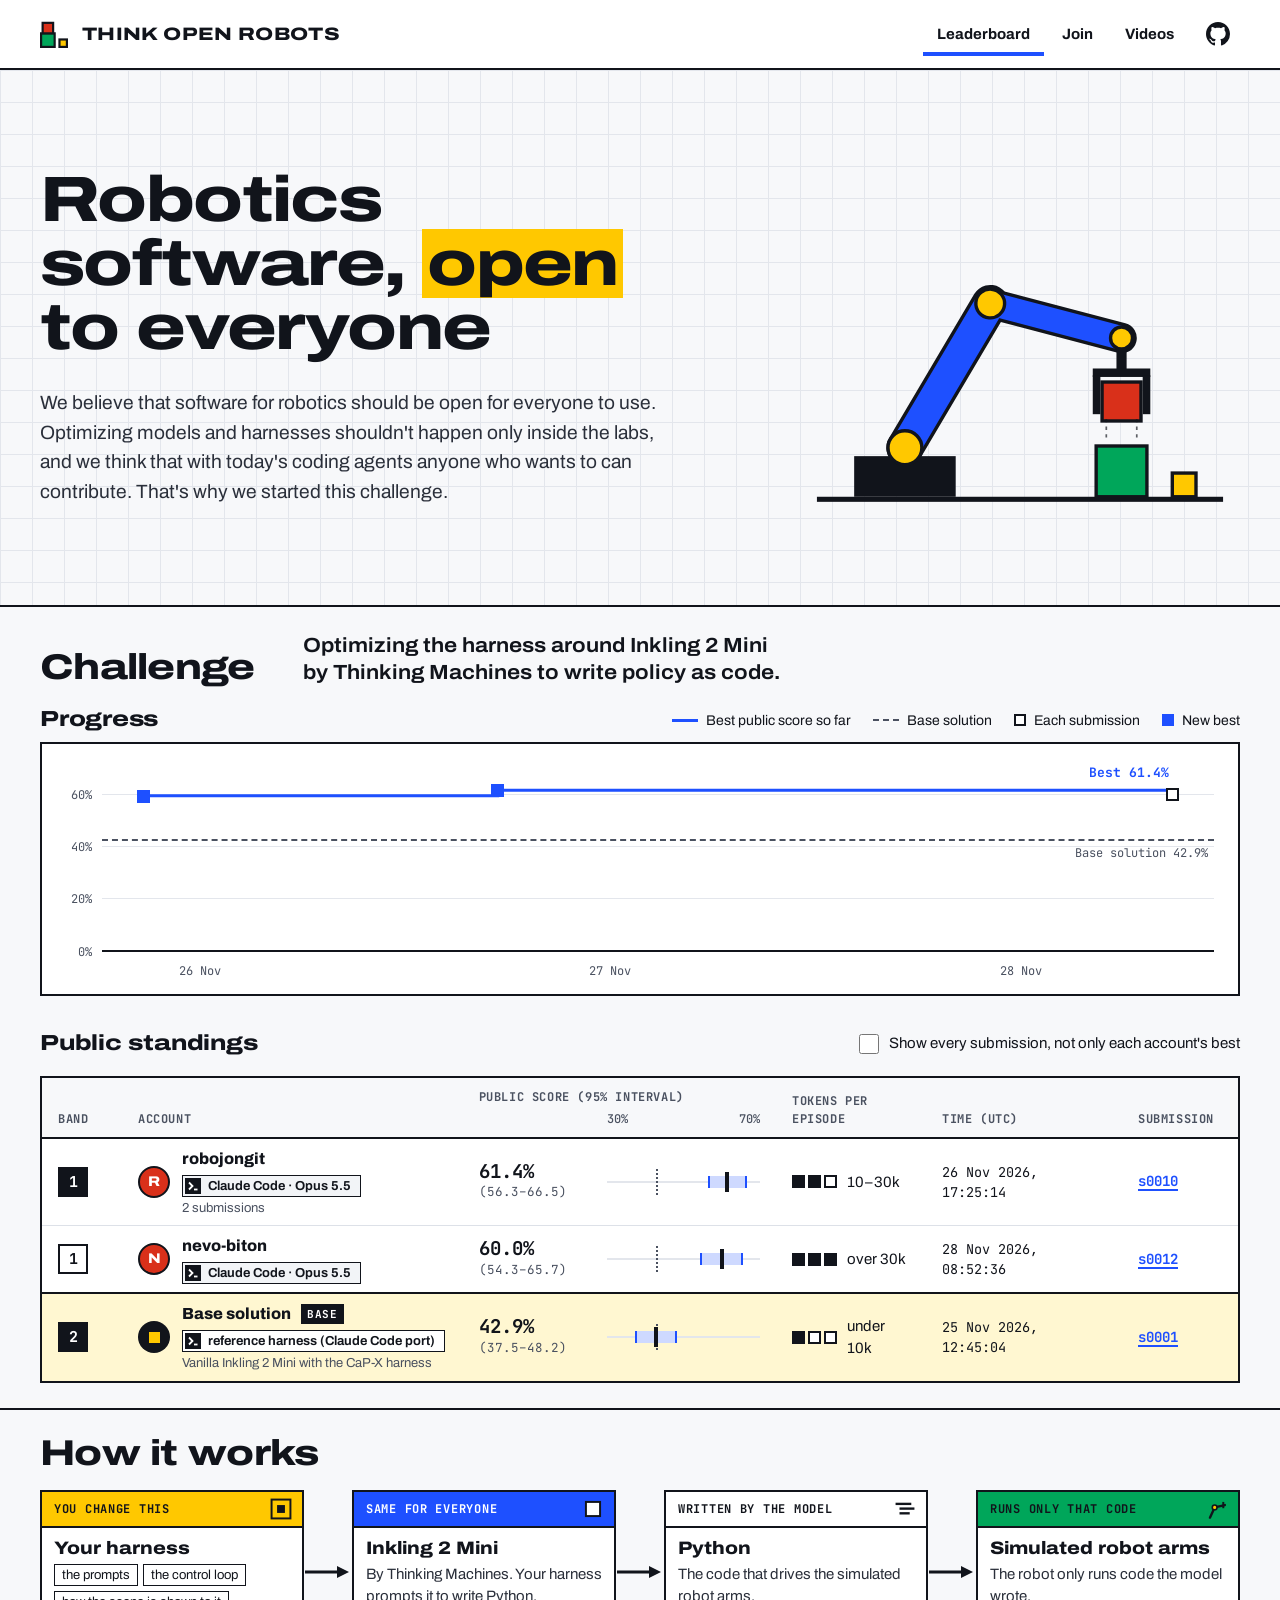
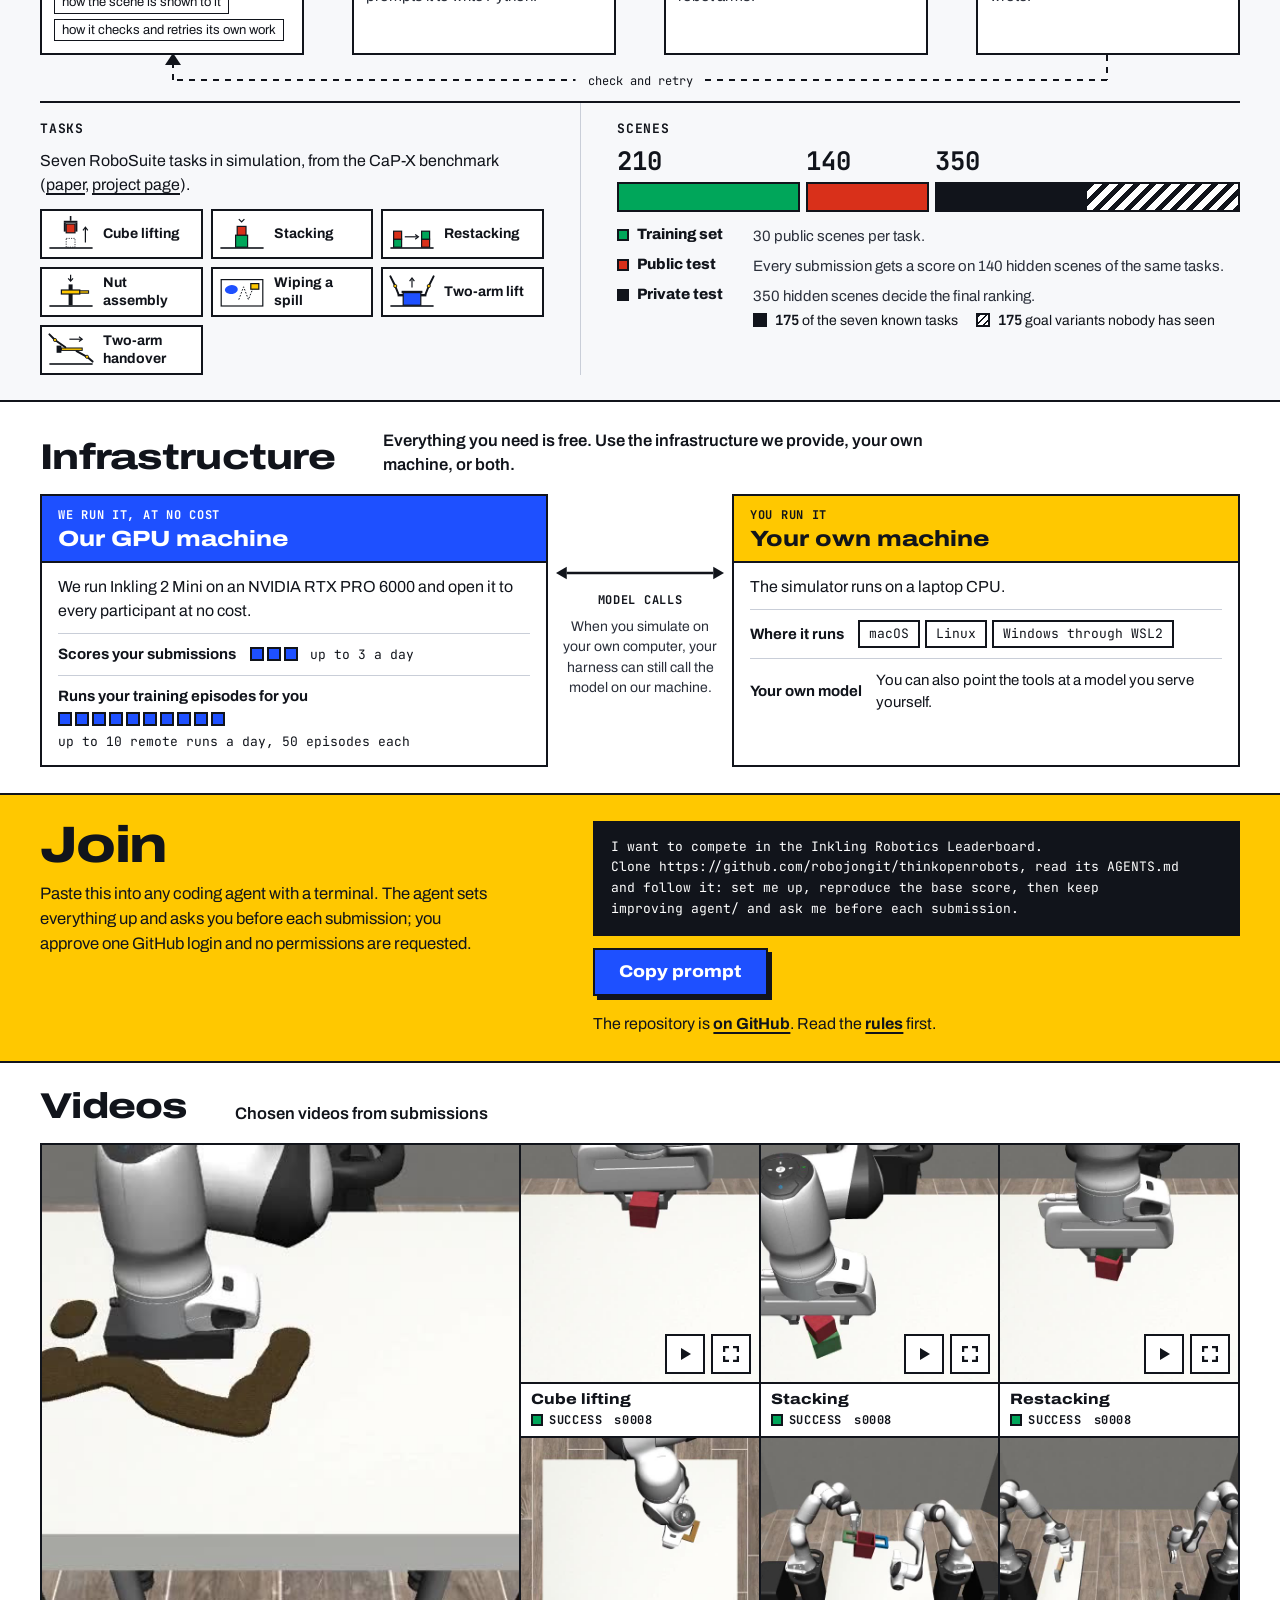
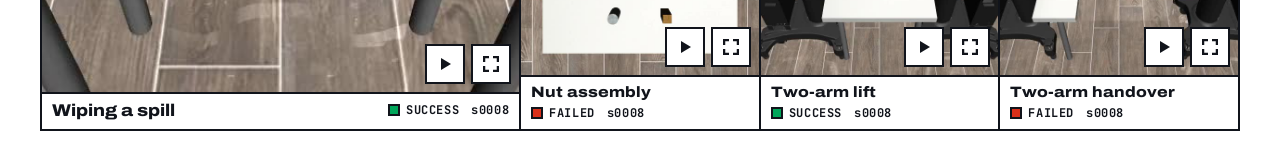
<file: index.html>
<!doctype html>
<html lang="en">
<head>
  <meta charset="utf-8">
  <meta name="viewport" content="width=device-width, initial-scale=1">
  <meta name="color-scheme" content="light">
  <title>Think Open Robots</title>
  <meta name="description" content="An open challenge for robotics software. The challenge: optimizing the harness around Inkling 2 Mini to write policy as code.">
  <meta property="og:type" content="website">
  <meta property="og:site_name" content="Think Open Robots">
  <meta property="og:title" content="Think Open Robots">
  <meta property="og:description" content="An open challenge for robotics software. The challenge: optimizing the harness around Inkling 2 Mini to write policy as code.">
  <meta property="og:url" content="https://thinkopenrobots.com/">
  <meta property="og:image" content="https://thinkopenrobots.com/og.png">
  <meta property="og:image:type" content="image/png">
  <meta property="og:image:width" content="1200">
  <meta property="og:image:height" content="630">
  <meta property="og:image:alt" content="Think Open Robots logo: a red cube stacked on a green cube, with a small yellow cube beside them">
  <meta name="twitter:card" content="summary_large_image">
  <link rel="icon" href="favicon.svg?v=20261125c2" type="image/svg+xml">
  <link rel="preload" href="fonts/archivo-latin.woff2" as="font" type="font/woff2" crossorigin>
  <link rel="stylesheet" href="style.css?v=20261126v">
  <script src="config.js?v=20261125c1"></script>
  <script src="motion.js?v=20261125c1" defer></script>
  <script src="app.js?v=20261126v" defer></script>
</head>
<body>
<a class="skip" href="#leaderboard">Skip to the leaderboard</a>
<header class="site">
  <div class="wrap bar">
    <a class="brand" href="#top">
      <svg class="logo" aria-hidden="true" width="28" height="28" viewBox="0 0 32 32"><rect x="1.25" y="15.25" width="15.5" height="15.5" fill="#00A65A" stroke="#11141B" stroke-width="2.5"/><rect x="3" y="3.25" width="12" height="12" fill="#D9301A" stroke="#11141B" stroke-width="2.5"/><rect x="22.25" y="22.25" width="8.5" height="8.5" fill="#FFC800" stroke="#11141B" stroke-width="2.5"/></svg>
      <span class="brand-name">Think Open Robots</span>
    </a>
    <nav aria-label="Main">
      <ul>
        <li><a href="#leaderboard" aria-current="page">Leaderboard</a></li>
        <li><a href="#join">Join</a></li>
        <li><a href="#videos">Videos</a></li>
      </ul>
    </nav>
    <a class="gh" data-repo="" href="https://github.com/robojongit/thinkopenrobots" rel="noopener noreferrer" aria-label="GitHub repository"><svg aria-hidden="true" width="24" height="24" viewBox="0 0 16 16"><path fill="currentColor" d="M8 0C3.58 0 0 3.58 0 8c0 3.54 2.29 6.53 5.47 7.59.4.07.55-.17.55-.38 0-.19-.01-.82-.01-1.49-2.01.37-2.53-.49-2.69-.94-.09-.23-.48-.94-.82-1.13-.28-.15-.68-.52-.01-.53.63-.01 1.08.58 1.23.82.72 1.21 1.87.87 2.33.66.07-.52.28-.87.51-1.07-1.78-.2-3.64-.89-3.64-3.95 0-.87.31-1.59.82-2.15-.08-.2-.36-1.02.08-2.12 0 0 .67-.21 2.2.82.64-.18 1.32-.27 2-.27.68 0 1.36.09 2 .27 1.53-1.04 2.2-.82 2.2-.82.44 1.1.16 1.92.08 2.12.51.56.82 1.27.82 2.15 0 3.07-1.87 3.75-3.65 3.95.29.25.54.73.54 1.48 0 1.07-.01 1.93-.01 2.2 0 .21.15.46.55.38A8.013 8.013 0 0 0 16 8c0-4.42-3.58-8-8-8z"/></svg></a>
  </div>
</header>

<main id="main">
  <section id="top" class="hero grid-ground">
    <div class="wrap hero-in">
      <div class="hero-text">
        <h1 class="display">Robotics software, <span class="hl">open</span> to everyone</h1>
        <p class="lead">We believe that software for robotics should be open for everyone to use. Optimizing models and harnesses shouldn't happen only inside the labs, and we think that with today's coding agents anyone who wants to can contribute. That's why we started this challenge.</p>
      </div>
      <div class="hero-art">
        <svg id="arm" aria-hidden="true" viewBox="0 0 520 420">
          <rect x="20" y="398" width="480" height="6" fill="#11141B"/>
          <rect x="64" y="350" width="120" height="48" fill="#11141B"/>
          <line class="arm-up" x1="124" y1="340" x2="222" y2="168" stroke="#11141B" stroke-width="44" stroke-linecap="round"/>
          <line class="arm-fore" x1="222" y1="168" x2="380" y2="196" stroke="#11141B" stroke-width="36" stroke-linecap="round"/>
          <line class="arm-up" x1="124" y1="340" x2="222" y2="168" stroke="#1E50FF" stroke-width="36" stroke-linecap="round"/>
          <line class="arm-fore" x1="222" y1="168" x2="380" y2="196" stroke="#1E50FF" stroke-width="28" stroke-linecap="round"/>
          <circle cx="124" cy="340" r="20" fill="#FFC800" stroke="#11141B" stroke-width="4"/>
          <circle class="arm-fore" cx="222" cy="168" r="17" fill="#FFC800" stroke="#11141B" stroke-width="4"/>
          <g class="arm-hand">
            <circle cx="380" cy="196" r="13" fill="#FFC800" stroke="#11141B" stroke-width="4"/>
            <rect x="374" y="208" width="12" height="26" fill="#11141B"/>
            <rect x="346" y="232" width="68" height="10" fill="#11141B"/>
            <rect class="arm-finger-l" x="346" y="240" width="9" height="46" fill="#11141B"/>
            <rect class="arm-finger-r" x="405" y="240" width="9" height="46" fill="#11141B"/>
          </g>
          <rect class="arm-cube" x="357" y="248" width="46" height="46" fill="#D9301A" stroke="#11141B" stroke-width="4"/>
          <g class="arm-guides">
            <line x1="362" y1="306" x2="362" y2="330" stroke="#11141B" stroke-width="2" stroke-dasharray="4 5"/>
            <line x1="398" y1="306" x2="398" y2="330" stroke="#11141B" stroke-width="2" stroke-dasharray="4 5"/>
          </g>
          <rect x="350" y="338" width="60" height="60" fill="#00A65A" stroke="#11141B" stroke-width="4"/>
          <rect x="440" y="370" width="28" height="28" fill="#FFC800" stroke="#11141B" stroke-width="4"/>
        </svg>
      </div>
    </div>
  </section>

  <section id="challenge" class="band-rule" aria-labelledby="challenge-h">
    <div class="wrap pad-section">
      <div class="head-row">
        <h2 id="challenge-h" class="title">Challenge</h2>
        <p class="kicker">Optimizing the harness around Inkling 2 Mini by Thinking Machines to write policy as code.</p>
      </div>

      <div id="leaderboard" class="board-block">
        <section id="progress" aria-labelledby="progress-h" hidden>
          <div class="sub-head">
            <h3 id="progress-h" class="subtitle">Progress</h3>
            <span class="sample-tag" data-sample-tag hidden><span class="hatch-sq" aria-hidden="true"></span>Sample data, not real results</span>
            <ul class="legend" aria-hidden="true">
              <li><span class="lg-best"></span>Best public score so far</li>
              <li><span class="lg-base"></span>Base solution</li>
              <li><span class="lg-pt"></span>Each submission</li>
              <li><span class="lg-rec"></span>New best</li>
            </ul>
          </div>
          <figure class="chart">
            <div id="chart-host" class="chart-box"></div>
          </figure>
        </section>

        <section id="final" aria-labelledby="final-h" hidden>
          <div class="sub-head">
            <h3 id="final-h" class="subtitle">Final results</h3>
            <span class="sample-tag" data-sample-tag hidden><span class="hatch-sq" aria-hidden="true"></span>Sample data, not real results</span>
          </div>
          <p class="sec-meta"><span id="final-meta"></span>Ranking uses the private test only. Entries in the same band are statistically tied.</p>
          <div id="final-table" class="board-host"></div>
        </section>

        <section id="standings" aria-labelledby="standings-h">
          <div class="sub-head">
            <h3 id="standings-h" class="subtitle">Public standings</h3>
            <span class="sample-tag" data-sample-tag hidden><span class="hatch-sq" aria-hidden="true"></span>Sample data, not real results</span>
            <div id="standings-controls" class="controls" hidden>
              <label for="show-all"><input type="checkbox" id="show-all"> Show every submission, not only each account's best</label>
            </div>
          </div>
          <div id="status" class="notice" role="status" aria-live="polite">Loading leaderboard&hellip;</div>
          <noscript><p class="notice">This page needs JavaScript to show the leaderboard.</p></noscript>
          <div id="standings-body" hidden>
            <div id="standings-table" class="board-host"></div>
          </div>
        </section>
      </div>
    </div>
  </section>

  <section id="how" class="band-rule" aria-labelledby="how-h">
    <div class="wrap pad-section">
      <h2 id="how-h" class="title">How it works</h2>

      <div class="scroll-frame">
        <div class="scroller" data-scroll-label="How it works diagram">
          <div class="pipe-wrap" data-loop>
            <div class="pipe">
              <div class="card">
                <div class="card-head bg-yellow">
                  <span class="eyebrow">You change this</span>
                  <svg aria-hidden="true" width="28" height="28" viewBox="0 0 28 28"><rect x="2" y="2" width="24" height="24" fill="none" stroke="#11141B" stroke-width="2.5"/><rect x="9" y="9" width="10" height="10" fill="#11141B"/></svg>
                </div>
                <div class="card-body">
                  <h3>Your harness</h3>
                  <ul class="chips">
                    <li>the prompts</li>
                    <li>the control loop</li>
                    <li>how the scene is shown to it</li>
                    <li>how it checks and retries its own work</li>
                  </ul>
                </div>
                <svg class="arrow-h" aria-hidden="true" width="44" height="16" viewBox="0 0 44 16"><path d="M0 8 H34" stroke="#11141B" stroke-width="3" fill="none"/><path d="M32 2 L44 8 L32 14 Z" fill="#11141B"/><rect class="token" x="-4" y="3" width="10" height="10"/></svg>
              </div>

              <div class="card">
                <div class="card-head bg-blue">
                  <span class="eyebrow">Same for everyone</span>
                  <svg aria-hidden="true" width="28" height="28" viewBox="0 0 28 28"><rect x="5" y="5" width="18" height="18" fill="#FFFFFF" stroke="#11141B" stroke-width="2.5"/></svg>
                </div>
                <div class="card-body">
                  <h3>Inkling 2 Mini</h3>
                  <p>By Thinking Machines. Your harness prompts it to write Python.</p>
                </div>
                <svg class="arrow-h" aria-hidden="true" width="44" height="16" viewBox="0 0 44 16"><path d="M0 8 H34" stroke="#11141B" stroke-width="3" fill="none"/><path d="M32 2 L44 8 L32 14 Z" fill="#11141B"/><rect class="token" x="-4" y="3" width="10" height="10"/></svg>
              </div>

              <div class="card">
                <div class="card-head">
                  <span class="eyebrow">Written by the model</span>
                  <svg aria-hidden="true" width="28" height="28" viewBox="0 0 28 28"><rect x="2" y="6" width="20" height="3" fill="#11141B"/><rect x="7" y="12" width="19" height="3" fill="#11141B"/><rect x="7" y="18" width="13" height="3" fill="#11141B"/></svg>
                </div>
                <div class="card-body">
                  <h3>Python</h3>
                  <p>The code that drives the simulated robot arms.</p>
                </div>
                <svg class="arrow-h" aria-hidden="true" width="44" height="16" viewBox="0 0 44 16"><path d="M0 8 H34" stroke="#11141B" stroke-width="3" fill="none"/><path d="M32 2 L44 8 L32 14 Z" fill="#11141B"/><rect class="token" x="-4" y="3" width="10" height="10"/></svg>
              </div>

              <div class="card">
                <div class="card-head bg-green">
                  <span class="eyebrow">Runs only that code</span>
                  <svg aria-hidden="true" width="28" height="28" viewBox="0 0 28 28"><path d="M5 25 L11 12 L24 9" fill="none" stroke="#11141B" stroke-width="3" stroke-linecap="round" stroke-linejoin="round"/><circle cx="11" cy="12" r="3" fill="#FFC800" stroke="#11141B" stroke-width="2"/><path d="M22 5 V13" stroke="#11141B" stroke-width="2.5"/></svg>
                </div>
                <div class="card-body">
                  <h3>Simulated robot arms</h3>
                  <p>The robot only runs code the model wrote.</p>
                </div>
              </div>
            </div>

            <div class="loop">
              <svg class="loop-lines" aria-hidden="true"><line x1="100%" y1="0" x2="100%" y2="100%"/><line x1="100%" y1="100%" x2="0" y2="100%"/><line x1="0" y1="100%" x2="0" y2="0"/></svg>
              <svg class="loop-head" aria-hidden="true" width="16" height="12" viewBox="0 0 16 12"><path d="M0 12 L8 0 L16 12 Z" fill="#11141B"/></svg>
              <span class="loop-label">check and retry</span>
            </div>
          </div>
        </div>
      </div>

      <div class="scroll-frame">
        <div class="scroller" data-scroll-label="Tasks and scenes">
          <div class="facts">
            <div class="fact fact-tasks">
              <h3 class="fact-h">Tasks</h3>
              <div class="fact-body">
                <p class="fact-lead">Seven RoboSuite tasks in simulation, from the CaP-X benchmark (<a href="https://arxiv.org/abs/2603.22435" rel="noopener noreferrer">paper</a>, <a href="https://capgym.github.io/" rel="noopener noreferrer">project page</a>).</p>
                <ul class="tasks">
                  <li>
                    <svg aria-hidden="true" viewBox="0 0 120 90"><rect x="6" y="78" width="108" height="4" fill="#11141B"/><rect x="48" y="56" width="22" height="22" fill="none" stroke="#11141B" stroke-width="2" stroke-dasharray="3 3"/><line x1="59" y1="0" x2="59" y2="12" stroke="#11141B" stroke-width="4"/><rect x="42" y="12" width="34" height="5" fill="#11141B"/><rect x="42" y="17" width="5" height="22" fill="#11141B"/><rect x="71" y="17" width="5" height="22" fill="#11141B"/><rect x="48" y="20" width="22" height="22" fill="#D9301A" stroke="#11141B" stroke-width="3"/><path d="M96 66 V30" stroke="#11141B" stroke-width="3" fill="none"/><path d="M90 36 L96 28 L102 36" stroke="#11141B" stroke-width="3" fill="none"/></svg>
                    <span>Cube lifting</span>
                  </li>
                  <li>
                    <svg aria-hidden="true" viewBox="0 0 120 90"><rect x="6" y="78" width="108" height="4" fill="#11141B"/><rect x="44" y="48" width="30" height="30" fill="#00A65A" stroke="#11141B" stroke-width="3"/><rect x="48" y="26" width="22" height="22" fill="#D9301A" stroke="#11141B" stroke-width="3"/><path d="M52 8 L59 15 L66 8" stroke="#11141B" stroke-width="3" fill="none"/></svg>
                    <span>Stacking</span>
                  </li>
                  <li>
                    <svg aria-hidden="true" viewBox="0 0 120 90"><rect x="6" y="78" width="108" height="4" fill="#11141B"/><rect x="14" y="58" width="20" height="20" fill="#00A65A" stroke="#11141B" stroke-width="3"/><rect x="14" y="38" width="20" height="20" fill="#D9301A" stroke="#11141B" stroke-width="3"/><path d="M42 52 H74" stroke="#11141B" stroke-width="3" fill="none"/><path d="M68 46 L76 52 L68 58" stroke="#11141B" stroke-width="3" fill="none"/><rect x="84" y="58" width="20" height="20" fill="#D9301A" stroke="#11141B" stroke-width="3"/><rect x="84" y="38" width="20" height="20" fill="#00A65A" stroke="#11141B" stroke-width="3"/></svg>
                    <span>Restacking</span>
                  </li>
                  <li>
                    <svg aria-hidden="true" viewBox="0 0 120 90"><rect x="6" y="78" width="108" height="4" fill="#11141B"/><rect x="54" y="26" width="10" height="52" fill="#11141B"/><rect x="36" y="40" width="46" height="10" fill="#FFC800" stroke="#11141B" stroke-width="3"/><rect x="82" y="42" width="22" height="6" fill="#FFC800" stroke="#11141B" stroke-width="2.5"/><path d="M59 2 V16" stroke="#11141B" stroke-width="3" fill="none"/><path d="M53 11 L59 18 L65 11" stroke="#11141B" stroke-width="3" fill="none"/></svg>
                    <span>Nut assembly</span>
                  </li>
                  <li>
                    <svg aria-hidden="true" viewBox="0 0 120 90"><rect x="8" y="14" width="104" height="66" fill="#FFFFFF" stroke="#11141B" stroke-width="3"/><path d="M20 34 C 28 24, 44 26, 48 34 C 54 44, 40 52, 30 50 C 18 48, 14 40, 20 34 Z" fill="#1E50FF"/><path d="M52 64 L64 32 L76 64 L88 34" stroke="#11141B" stroke-width="2.5" stroke-dasharray="4 4" fill="none"/><rect x="82" y="24" width="20" height="14" fill="#FFC800" stroke="#11141B" stroke-width="3"/></svg>
                    <span>Wiping a spill</span>
                  </li>
                  <li>
                    <svg aria-hidden="true" viewBox="0 0 120 90"><rect x="6" y="78" width="108" height="4" fill="#11141B"/><rect x="38" y="46" width="44" height="32" fill="#1E50FF" stroke="#11141B" stroke-width="3"/><rect x="34" y="42" width="52" height="6" fill="#11141B"/><rect x="24" y="50" width="14" height="6" fill="#11141B"/><rect x="82" y="50" width="14" height="6" fill="#11141B"/><path d="M6 6 L18 30 L26 50" stroke="#11141B" stroke-width="5" stroke-linecap="round" stroke-linejoin="round" fill="none"/><path d="M114 6 L102 30 L94 50" stroke="#11141B" stroke-width="5" stroke-linecap="round" stroke-linejoin="round" fill="none"/><circle cx="18" cy="30" r="4" fill="#FFC800" stroke="#11141B" stroke-width="2"/><circle cx="102" cy="30" r="4" fill="#FFC800" stroke="#11141B" stroke-width="2"/><path d="M60 34 V12" stroke="#11141B" stroke-width="3" fill="none"/><path d="M54 18 L60 10 L66 18" stroke="#11141B" stroke-width="3" fill="none"/></svg>
                    <span>Two-arm lift</span>
                  </li>
                  <li>
                    <svg aria-hidden="true" viewBox="0 0 120 90"><rect x="6" y="78" width="108" height="4" fill="#11141B"/><rect x="36" y="40" width="52" height="6" fill="#FFC800" stroke="#11141B" stroke-width="2.5"/><rect x="24" y="34" width="12" height="18" fill="#11141B"/><path d="M6 6 L20 20 L46 38" stroke="#11141B" stroke-width="5" stroke-linecap="round" stroke-linejoin="round" fill="none"/><path d="M114 74 L100 62 L74 48" stroke="#11141B" stroke-width="5" stroke-linecap="round" stroke-linejoin="round" fill="none"/><circle cx="20" cy="20" r="4" fill="#FFC800" stroke="#11141B" stroke-width="2"/><circle cx="100" cy="62" r="4" fill="#FFC800" stroke="#11141B" stroke-width="2"/><path d="M56 18 H86" stroke="#11141B" stroke-width="3" fill="none"/><path d="M80 12 L88 18 L80 24" stroke="#11141B" stroke-width="3" fill="none"/></svg>
                    <span>Two-arm handover</span>
                  </li>
                </ul>
              </div>
            </div>

            <div class="fact fact-scenes">
              <h3 class="fact-h">Scenes</h3>
              <div class="fact-body scenes">
                <div class="split split-nums" aria-hidden="true"><span>210</span><span>140</span><span>350</span></div>
                <div class="split split-bar" aria-hidden="true" data-reveal>
                  <span class="seg bg-green"></span>
                  <span class="seg bg-red"></span>
                  <span class="seg seg-private"><span></span><span></span></span>
                </div>
                <div class="split split-labels">
                  <div class="split-item">
                    <span class="split-h"><span class="key bg-green" aria-hidden="true"></span>Training set</span>
                    <span class="split-t">30 public scenes per task.</span>
                  </div>
                  <div class="split-item">
                    <span class="split-h"><span class="key bg-red" aria-hidden="true"></span>Public test</span>
                    <span class="split-t">Every submission gets a score on 140 hidden scenes of the same tasks.</span>
                  </div>
                  <div class="split-item last">
                    <span class="split-h"><span class="key bg-ink" aria-hidden="true"></span>Private test</span>
                    <span class="split-t">350 hidden scenes decide the final ranking.</span>
                    <div class="private-split">
                      <span><span class="key-sq" aria-hidden="true"></span><span><b>175</b> of the seven known tasks</span></span>
                      <span><span class="key-sq hatch" aria-hidden="true"></span><span><b>175</b> goal variants nobody has seen</span></span>
                    </div>
                  </div>
                </div>
              </div>
            </div>
          </div>
        </div>
      </div>
    </div>
  </section>

  <section id="infrastructure" class="bg-white" aria-labelledby="infra-h">
    <div class="wrap pad-section">
      <div class="head-row">
        <h2 id="infra-h" class="title">Infrastructure</h2>
        <p class="kicker-s">Everything you need is free. Use the infrastructure we provide, your own machine, or both.</p>
      </div>

      <div class="scroll-frame">
        <div class="scroller" data-scroll-label="Infrastructure diagram">
          <div class="infra">
            <div class="box">
              <div class="box-head bg-blue">
                <span class="eyebrow">We run it, at no cost</span>
                <h3>Our GPU machine</h3>
              </div>
              <div class="box-body">
                <p>We run Inkling 2 Mini on an NVIDIA RTX PRO 6000 and open it to every participant at no cost.</p>
                <div class="box-row">
                  <span class="row-h">Scores your submissions</span>
                  <div class="quota">
                    <span class="squares" aria-hidden="true"><span></span><span></span><span></span></span>
                    <span class="mono">up to 3 a day</span>
                  </div>
                </div>
                <div class="box-row">
                  <span class="row-h">Runs your training episodes for you</span>
                  <div class="quota">
                    <span class="squares" aria-hidden="true"><span></span><span></span><span></span><span></span><span></span><span></span><span></span><span></span><span></span><span></span></span>
                    <span class="mono">up to 10 remote runs a day, 50 episodes each</span>
                  </div>
                </div>
              </div>
            </div>

            <div class="infra-link">
              <svg aria-hidden="true" width="188" height="20" viewBox="0 0 188 20"><path d="M12 10 H176" stroke="#11141B" stroke-width="3" fill="none"/><path d="M12 3 L0 10 L12 17 Z" fill="#11141B"/><path d="M176 3 L188 10 L176 17 Z" fill="#11141B"/></svg>
              <span class="eyebrow">Model calls</span>
              <span class="link-t">When you simulate on your own computer, your harness can still call the model on our machine.</span>
            </div>

            <div class="box">
              <div class="box-head bg-yellow">
                <span class="eyebrow">You run it</span>
                <h3>Your own machine</h3>
              </div>
              <div class="box-body">
                <p>The simulator runs on a laptop CPU.</p>
                <div class="box-row">
                  <span class="row-h">Where it runs</span>
                  <ul class="chips mono-chips">
                    <li>macOS</li>
                    <li>Linux</li>
                    <li>Windows through WSL2</li>
                  </ul>
                </div>
                <div class="box-row">
                  <span class="row-h">Your own model</span>
                  <span class="row-t">You can also point the tools at a model you serve yourself.</span>
                </div>
              </div>
            </div>
          </div>
        </div>
      </div>
    </div>
  </section>

  <section id="join" class="join" aria-labelledby="join-h">
    <div class="wrap pad-section join-in">
      <div class="join-text">
        <h2 id="join-h" class="join-title">Join</h2>
        <p>Paste this into any coding agent with a terminal. The agent sets everything up and asks you before each submission; you approve one GitHub login and no permissions are requested.</p>
      </div>
      <div class="join-act">
        <pre id="prompt" class="prompt" tabindex="0" aria-label="Starter prompt"></pre>
        <div class="copy-row">
          <span class="press"><button type="button" id="copy-btn" class="copy-btn">Copy prompt</button></span>
          <span id="copy-status" class="copy-status" role="status" aria-live="polite"></span>
        </div>
        <p class="join-links">The repository is <a data-repo="" href="https://github.com/robojongit/thinkopenrobots" rel="noopener noreferrer">on GitHub</a>. Read the <a data-repo="/blob/main/RULES.md" href="https://github.com/robojongit/thinkopenrobots/blob/main/RULES.md" rel="noopener noreferrer">rules</a> first.</p>
      </div>
    </div>
  </section>
  <section id="videos" class="videos" aria-labelledby="videos-h">
    <div class="wrap pad-section">
      <div class="head-row">
        <h2 id="videos-h" class="title">Videos</h2>
        <p class="kicker-s">Chosen videos from submissions</p>
      </div>
      <div class="clips">
        <figure class="clip clip-feature">
          <div class="clip-media">
            <video muted loop playsinline preload="none" controls data-poster="videos/spill_wipe.jpg" aria-label="Wiping a spill, success">
              <source src="videos/spill_wipe.mp4" type="video/mp4">
            </video>
          </div>
          <figcaption class="clip-cap">
            <span class="clip-name">Wiping a spill</span>
            <span class="clip-meta"><span class="clip-out"><span class="key bg-green" aria-hidden="true"></span>Success</span><span class="clip-id">s0008</span></span>
          </figcaption>
        </figure>
        <figure class="clip">
          <div class="clip-media">
            <video muted loop playsinline preload="none" controls data-poster="videos/cube_lifting.jpg" aria-label="Cube lifting, success">
              <source src="videos/cube_lifting.mp4" type="video/mp4">
            </video>
          </div>
          <figcaption class="clip-cap">
            <span class="clip-name">Cube lifting</span>
            <span class="clip-meta"><span class="clip-out"><span class="key bg-green" aria-hidden="true"></span>Success</span><span class="clip-id">s0008</span></span>
          </figcaption>
        </figure>
        <figure class="clip">
          <div class="clip-media">
            <video muted loop playsinline preload="none" controls data-poster="videos/cube_stack.jpg" aria-label="Stacking, success">
              <source src="videos/cube_stack.mp4" type="video/mp4">
            </video>
          </div>
          <figcaption class="clip-cap">
            <span class="clip-name">Stacking</span>
            <span class="clip-meta"><span class="clip-out"><span class="key bg-green" aria-hidden="true"></span>Success</span><span class="clip-id">s0008</span></span>
          </figcaption>
        </figure>
        <figure class="clip">
          <div class="clip-media">
            <video muted loop playsinline preload="none" controls data-poster="videos/cube_restack.jpg" aria-label="Restacking, success">
              <source src="videos/cube_restack.mp4" type="video/mp4">
            </video>
          </div>
          <figcaption class="clip-cap">
            <span class="clip-name">Restacking</span>
            <span class="clip-meta"><span class="clip-out"><span class="key bg-green" aria-hidden="true"></span>Success</span><span class="clip-id">s0008</span></span>
          </figcaption>
        </figure>
        <figure class="clip">
          <div class="clip-media">
            <video muted loop playsinline preload="none" controls data-poster="videos/nut_assembly.jpg" aria-label="Nut assembly, failed">
              <source src="videos/nut_assembly.mp4" type="video/mp4">
            </video>
          </div>
          <figcaption class="clip-cap">
            <span class="clip-name">Nut assembly</span>
            <span class="clip-meta"><span class="clip-out"><span class="key bg-red" aria-hidden="true"></span>Failed</span><span class="clip-id">s0008</span></span>
          </figcaption>
        </figure>
        <figure class="clip">
          <div class="clip-media">
            <video muted loop playsinline preload="none" controls data-poster="videos/two_arm_lift.jpg" aria-label="Two-arm lift, success">
              <source src="videos/two_arm_lift.mp4" type="video/mp4">
            </video>
          </div>
          <figcaption class="clip-cap">
            <span class="clip-name">Two-arm lift</span>
            <span class="clip-meta"><span class="clip-out"><span class="key bg-green" aria-hidden="true"></span>Success</span><span class="clip-id">s0008</span></span>
          </figcaption>
        </figure>
        <figure class="clip">
          <div class="clip-media">
            <video muted loop playsinline preload="none" controls data-poster="videos/two_arm_handover.jpg" aria-label="Two-arm handover, failed">
              <source src="videos/two_arm_handover.mp4" type="video/mp4">
            </video>
          </div>
          <figcaption class="clip-cap">
            <span class="clip-name">Two-arm handover</span>
            <span class="clip-meta"><span class="clip-out"><span class="key bg-red" aria-hidden="true"></span>Failed</span><span class="clip-id">s0008</span></span>
          </figcaption>
        </figure>
      </div>
    </div>
  </section>
</main>

</body>
</html>
</file>
<file: style.css>
/* Think Open Robots. Fonts are self-hosted (SIL OFL 1.1, see fonts/OFL-*.txt). */
@font-face {
  font-family: "Archivo";
  font-style: normal;
  font-weight: 100 900;
  font-stretch: 62% 125%;
  font-display: swap;
  src: url("fonts/archivo-latin.woff2") format("woff2");
  unicode-range: U+0000-00FF, U+0131, U+0152-0153, U+02BB-02BC, U+02C6, U+02DA, U+02DC, U+0304, U+0308, U+0329, U+2000-206F, U+20AC, U+2122, U+2191, U+2193, U+2212, U+2215, U+FEFF, U+FFFD;
}
@font-face {
  font-family: "JetBrains Mono";
  font-style: normal;
  font-weight: 100 800;
  font-display: swap;
  src: url("fonts/jetbrains-mono-latin.woff2") format("woff2");
  unicode-range: U+0000-00FF, U+0131, U+0152-0153, U+02BB-02BC, U+02C6, U+02DA, U+02DC, U+0304, U+0308, U+0329, U+2000-206F, U+20AC, U+2122, U+2191, U+2193, U+2212, U+2215, U+FEFF, U+FFFD;
}

:root {
  color-scheme: light;
  --ink: #11141B;
  --paper: #F7F8FA;
  --white: #FFFFFF;
  --muted: #4A5160;
  --body: #2A2F3A;
  --rule: #C9CED8;
  --grid: #E3E6EC;
  --row-rule: #DDE1E8;
  --accent: #1E50FF;
  --accent-tint: #CED9FF;
  --yellow: #FFC800;
  --green: #00A65A;
  --red: #D9301A;
  --base-bg: #FFF7D1;
  --agent-bg: #F2F4F7;
  --sans: "Archivo", "Helvetica Neue", Arial, sans-serif;
  --mono: "JetBrains Mono", ui-monospace, Menlo, Consolas, monospace;
  --ease-mech: cubic-bezier(0.65, 0, 0.35, 1);
}

html { -webkit-text-size-adjust: 100%; }
body {
  margin: 0;
  background: var(--paper);
  color: var(--ink);
  font-family: var(--sans);
  font-size: 17px;
  line-height: 1.5;
}
a { color: var(--ink); text-underline-offset: 3px; text-decoration-thickness: 2px; }
a:hover { color: var(--accent); }
:focus-visible { outline: 3px solid var(--accent); outline-offset: 2px; }
[hidden] { display: none !important; }

.sr-only {
  position: absolute; width: 1px; height: 1px; margin: -1px; padding: 0;
  overflow: hidden; clip: rect(0 0 0 0); white-space: nowrap; border: 0;
}
.skip {
  position: absolute; left: 1rem; top: -5rem; z-index: 10;
  background: var(--white); border: 2px solid var(--ink); padding: 8px 12px; font-weight: 700;
}
.skip:focus { top: 0.5rem; }

.wrap {
  max-width: 1200px; margin: 0 auto;
  padding-left: max(20px, env(safe-area-inset-left, 0px));
  padding-right: max(20px, env(safe-area-inset-right, 0px));
}
.mono { font-family: var(--mono); }
.bg-yellow { background: var(--yellow); }
.bg-blue { background: var(--accent); color: var(--white); }
.bg-green { background: var(--green); }
.bg-red { background: var(--red); }
.bg-ink { background: var(--ink); }
.bg-white { background: var(--white); }
.band-rule { border-bottom: 2px solid var(--ink); }
.pad-section { padding-top: clamp(24px, 2vw, 28px); padding-bottom: clamp(24px, 2vw, 28px); }
.grid-ground {
  background-color: var(--paper);
  background-image: linear-gradient(var(--grid) 1px, transparent 1px), linear-gradient(90deg, var(--grid) 1px, transparent 1px);
  background-size: 32px 32px;
}
.eyebrow { font-family: var(--mono); font-size: 12px; font-weight: 700; letter-spacing: 0.06em; text-transform: uppercase; }
.title { margin: 0; font-weight: 800; font-stretch: 125%; font-size: clamp(28px, 2.8vw, 40px); line-height: 1; letter-spacing: -0.02em; }
.subtitle { margin: 0; font-weight: 800; font-stretch: 125%; font-size: clamp(20px, 1.7vw, 25px); line-height: 1.1; letter-spacing: -0.01em; }

/* ---------- header ---------- */
header.site { background: var(--white); border-bottom: 2px solid var(--ink); }
header.site .bar { padding-top: 12px; padding-bottom: 12px; display: flex; flex-wrap: wrap; align-items: center; justify-content: space-between; gap: 8px 32px; }
.brand { display: flex; align-items: center; gap: 14px; min-height: 44px; text-decoration: none; color: var(--ink); }
.brand:hover { color: var(--ink); }
/* the mark: the hero's red cube stacked on the green one, the small yellow cube beside them */
.logo { display: block; flex: none; }
.brand-name { font-weight: 800; font-stretch: 125%; font-size: 18px; letter-spacing: 0.02em; line-height: 1; text-transform: uppercase; }
header.site nav { margin-left: auto; }
header.site nav ul { list-style: none; margin: 0; padding: 0; display: flex; flex-wrap: wrap; gap: 4px; }
header.site nav a { display: flex; align-items: center; min-height: 44px; padding: 0 14px; font-weight: 700; font-size: 15px; text-decoration: none; color: var(--ink); }
header.site nav a:hover { color: var(--accent); }
header.site nav a[aria-current="page"] { box-shadow: inset 0 -4px 0 var(--accent); }
/* the GitHub mark sits just right of the nav: the bar's 32px gap less 24px */
.gh { display: flex; align-items: center; justify-content: center; flex: none; width: 44px; height: 44px; margin-left: -24px; color: var(--ink); }
.gh svg { display: block; }
.gh:hover { color: var(--accent); }

/* ---------- hero ---------- */
.hero { border-bottom: 2px solid var(--ink); }
.hero-in { padding-top: clamp(48px, 7vw, 96px); padding-bottom: clamp(48px, 7vw, 96px); display: flex; flex-wrap: wrap; align-items: center; gap: 40px 56px; }
.hero-text { flex: 1 1 560px; min-width: 0; display: flex; flex-direction: column; gap: 28px; }
.display { margin: 0; font-weight: 800; font-stretch: 125%; font-size: clamp(40px, 5vw, 72px); line-height: 1; letter-spacing: -0.025em; text-wrap: balance; }
.hl { background: var(--yellow); padding: 0 0.08em; -webkit-box-decoration-break: clone; box-decoration-break: clone; }
.lead { margin: 0; max-width: 58ch; font-size: clamp(18px, 1.5vw, 21px); line-height: 1.55; color: var(--body); text-wrap: pretty; }
.hero-art { flex: 0 1 440px; min-width: 0; max-width: 100%; }
.hero-art svg { display: block; width: 100%; height: auto; max-width: 100%; }

/* ---------- section heads: title and its statement side by side ---------- */
.head-row { display: grid; grid-template-columns: auto minmax(0, 1fr); gap: 10px 48px; align-items: end; }
.kicker { margin: 0; max-width: 46ch; font-size: clamp(18px, 1.6vw, 23px); font-weight: 650; font-stretch: 110%; line-height: 1.3; text-wrap: balance; }
.kicker-s { margin: 0; max-width: 60ch; font-size: clamp(16px, 1.3vw, 19px); line-height: 1.45; font-weight: 600; }

/* ---------- challenge: progress and standings ---------- */
.board-block { margin-top: clamp(18px, 1.8vw, 24px); display: flex; flex-direction: column; gap: clamp(22px, 2vw, 28px); scroll-margin-top: 12px; }
.sub-head { display: flex; flex-wrap: wrap; align-items: center; gap: 6px 16px; }
.sec-meta { margin: 6px 0 0; font-size: 15px; line-height: 1.5; color: var(--muted); max-width: 80ch; }
.sample-tag { display: inline-flex; align-items: center; gap: 8px; border: 2px solid var(--ink); background: var(--white); padding: 3px 10px 3px 3px; font-family: var(--mono); font-size: 12px; font-weight: 700; }
.hatch-sq { width: 18px; height: 18px; background: repeating-linear-gradient(135deg, var(--ink) 0 4px, var(--yellow) 4px 8px); }

.notice { margin-top: 10px; border: 2px solid var(--ink); background: var(--white); padding: 12px 16px; font-size: 16px; line-height: 1.5; }
.notice.error { background: var(--base-bg); }
.notice button, .btn-plain {
  margin-left: 12px; min-height: 40px; padding: 0 14px; font: inherit; font-weight: 700; cursor: pointer;
  color: var(--ink); background: var(--white); border: 2px solid var(--ink);
}
.notice button:hover { background: var(--yellow); }

.controls { margin-left: auto; display: flex; flex-wrap: wrap; align-items: center; gap: 12px; }
.controls label { display: inline-flex; align-items: center; gap: 10px; min-height: 44px; font-size: 15px; cursor: pointer; }
.controls input { width: 20px; height: 20px; margin: 0; accent-color: var(--accent); }

/* tables: real <table> with explicit ARIA roles, laid out as grid rows */
.board-host { margin-top: 10px; }
.table-wrap { border: 2px solid var(--ink); background: var(--white); overflow-x: auto; }
.board { display: block; min-width: 1142px; border-collapse: collapse; }
.board thead, .board tbody { display: block; }
.board tr { display: grid; grid-template-columns: 80px minmax(300px, 2.5fr) minmax(300px, 2.3fr) 150px 196px 116px; align-items: center; background: var(--white); }
.board.final tr { grid-template-columns: 80px minmax(300px, 2.5fr) minmax(300px, 2.3fr) 150px 196px; }
.board thead tr { background: var(--paper); border-bottom: 2px solid var(--ink); align-items: end; }
.board th { display: block; padding: 10px 16px 9px; text-align: left; font-family: var(--mono); font-size: 12px; font-weight: 700; letter-spacing: 0.05em; text-transform: uppercase; color: var(--muted); }
.board th.th-score { display: flex; flex-direction: column; gap: 4px; }
.th-scale { display: grid; grid-template-columns: 112px minmax(0, 1fr); gap: 16px; text-transform: none; letter-spacing: 0; font-weight: 500; }
.th-scale > span:last-child { display: flex; justify-content: space-between; }
.board td { display: block; padding: 8px 16px; min-width: 0; }
.board tbody tr + tr { border-top: 1px solid var(--row-rule); }
.board tbody tr + tr.band-first { border-top: 2px solid var(--ink); }
.board tr.is-base { background: var(--base-bg); }
.board td.cell-band { padding: 8px 16px; }
.band-badge { display: flex; align-items: center; justify-content: center; width: 30px; height: 30px; box-sizing: border-box; border: 2px solid var(--ink); color: var(--ink); font-family: var(--mono); font-weight: 700; font-size: 15px; }
.band-first .band-badge { background: var(--ink); color: var(--white); }

.board td.cell-account { display: flex; align-items: center; gap: 12px; }
.avatar { position: relative; flex: none; width: 32px; height: 32px; border-radius: 50%; box-sizing: border-box; border: 2px solid var(--ink); display: flex; align-items: center; justify-content: center; font-weight: 800; font-stretch: 115%; font-size: 14px; line-height: 1; overflow: hidden; }
.avatar img { position: absolute; inset: 0; width: 100%; height: 100%; border-radius: 50%; object-fit: cover; background: var(--white); }
.avatar.av-0 { background: var(--yellow); color: var(--ink); }
.avatar.av-1 { background: var(--accent); color: var(--white); }
.avatar.av-2 { background: var(--green); color: var(--ink); }
.avatar.av-3 { background: var(--red); color: var(--white); }
.avatar.av-base { background: var(--ink); border: 0; }
.avatar.av-base span { width: 11px; height: 11px; background: var(--yellow); }
.who { display: flex; flex-direction: column; gap: 3px; min-width: 0; }
.who-line { display: flex; flex-wrap: wrap; align-items: center; gap: 4px 10px; min-width: 0; }
.who-name { font-weight: 800; font-size: 16px; color: var(--ink); text-decoration: none; overflow-wrap: anywhere; }
a.who-name:hover { color: var(--accent); text-decoration: underline; }
.base-tag { background: var(--ink); color: var(--white); font-family: var(--mono); font-size: 11px; font-weight: 700; letter-spacing: 0.06em; text-transform: uppercase; padding: 2px 6px; }
.agent-tag { display: inline-flex; align-items: center; gap: 7px; max-width: 100%; box-sizing: border-box; padding: 1px 9px 1px 2px; border: 1.5px solid var(--ink); background: var(--agent-bg); font-size: 13px; font-weight: 650; line-height: 18px; }
.is-base .agent-tag { background: var(--white); }
.agent-tag svg { flex: none; }
.agent-tag > span { min-width: 0; overflow-wrap: anywhere; }
.who-sub { font-size: 13px; line-height: 1.35; color: var(--muted); }

.board td.cell-score { display: grid; grid-template-columns: 112px minmax(0, 1fr); gap: 16px; align-items: center; }
.score-num { display: flex; flex-direction: column; gap: 1px; font-family: var(--mono); font-variant-numeric: tabular-nums; }
.score-num .num { font-size: 19px; font-weight: 700; line-height: 1.1; }
.score-num .ci { font-size: 12.5px; color: var(--muted); }
.ivl { position: relative; display: block; height: 26px; }
.ivl .track { position: absolute; left: 0; right: 0; top: 12px; height: 2px; background: var(--grid); }
.ivl .base-tick { position: absolute; top: 0; bottom: 0; border-left: 2px dotted var(--muted); }
.ivl .range { position: absolute; top: 7px; height: 12px; box-sizing: border-box; background: var(--accent-tint); border-left: 2px solid var(--accent); border-right: 2px solid var(--accent); }
.ivl .dot { position: absolute; top: 3px; width: 4px; height: 20px; margin-left: -2px; background: var(--ink); }
.ivl .scale { display: none; }

.board td.cell-tokens { display: flex; align-items: center; gap: 10px; font-size: 15px; }
.pips { display: flex; gap: 3px; }
.pips span { width: 9px; height: 9px; border: 2px solid var(--ink); background: var(--white); }
.pips span.on { background: var(--ink); }
.board td.cell-date { font-family: var(--mono); font-size: 13.5px; font-variant-numeric: tabular-nums; }
.board td.cell-date time span { display: block; white-space: pre; }
.board td.cell-commit, .board td.cell-picks { font-family: var(--mono); font-size: 14px; font-weight: 700; }
.board td.cell-commit a, .board td.cell-picks a { color: var(--accent); }
.board td.cell-commit a:hover, .board td.cell-picks a:hover { color: var(--ink); }
.board td.cell-runs { font-size: 15px; }
.picks { display: flex; flex-direction: column; gap: 4px; }
.picks .who-sub { font-family: var(--sans); font-weight: 400; }
.empty { margin: 0; padding: 20px 16px; color: var(--muted); text-align: center; }

/* chart */
.legend { list-style: none; margin: 0 0 0 auto; padding: 0; display: flex; flex-wrap: wrap; gap: 4px 22px; font-size: 14px; }
.legend li { display: flex; align-items: center; gap: 8px; }
.lg-best { width: 26px; height: 0; border-top: 3px solid var(--accent); }
.lg-base { width: 26px; height: 0; border-top: 2px dashed var(--muted); }
.lg-pt { width: 12px; height: 12px; box-sizing: border-box; background: var(--white); border: 2px solid var(--ink); }
.lg-rec { width: 12px; height: 12px; box-sizing: border-box; background: var(--accent); border: 2px solid var(--accent); }
figure.chart { margin: 10px 0 0; display: flex; flex-direction: column; gap: 8px; }
.chart-box { position: relative; height: clamp(240px, 19.5vw, 280px); background: var(--white); border: 2px solid var(--ink); }
.plot { position: absolute; left: 60px; right: 24px; top: 24px; bottom: 44px; }
.ytick { position: absolute; left: 0; right: 0; border-top: 1px solid var(--grid); }
.ytick.zero { border-top: 2px solid var(--ink); }
.ytick span, .xtick, .base-lbl { font-family: var(--mono); font-size: 12px; color: var(--muted); white-space: nowrap; }
.ytick span { position: absolute; right: calc(100% + 10px); top: -9px; line-height: 18px; }
.xtick { position: absolute; top: 100%; transform: translateX(-50%); padding-top: 12px; line-height: 18px; }
.base-line { position: absolute; left: 0; right: 0; border-top: 2px dashed var(--muted); }
.base-lbl { position: absolute; right: 6px; padding-top: 6px; line-height: 16px; }
.step-svg { position: absolute; left: 0; top: 0; overflow: visible; }
.step { fill: none; stroke: var(--accent); stroke-width: 3; stroke-linejoin: miter; }
.best-lbl { position: absolute; transform: translate(-100%, -150%); padding: 0 4px; background: var(--white); font-family: var(--mono); font-size: 13px; font-weight: 700; line-height: 18px; color: var(--accent); white-space: nowrap; }
.pt { position: absolute; width: 28px; height: 28px; margin: -14px 0 0 -14px; padding: 0; border: 0; background: transparent; cursor: pointer; display: flex; align-items: center; justify-content: center; }
.pt i { display: block; width: 13px; height: 13px; box-sizing: border-box; background: var(--white); border: 2px solid var(--ink); }
.pt.record i { background: var(--accent); border-color: var(--accent); }
.pt:hover i, .pt.on i { outline: 2px solid var(--ink); outline-offset: 2px; }
.tip { position: absolute; z-index: 2; pointer-events: none; min-width: 210px; max-width: 280px; box-sizing: border-box; background: var(--ink); color: var(--white); padding: 10px 12px; display: flex; flex-direction: column; gap: 4px; font-size: 13px; line-height: 1.35; }
.tip .t-who { font-weight: 800; font-size: 15px; overflow-wrap: anywhere; }
.tip .t-agent { display: flex; align-items: center; gap: 7px; color: var(--yellow); font-weight: 650; }
.tip .t-agent svg { flex: none; }
.tip .t-score { font-family: var(--mono); font-size: 14px; font-weight: 700; white-space: pre; }
.tip .t-when { font-family: var(--mono); font-size: 12px; color: var(--rule); }

/* ---------- how it works: pipeline ---------- */
.pipe-wrap { margin-top: clamp(14px, 1.4vw, 20px); }
.pipe { display: grid; grid-template-columns: repeat(4, minmax(0, 1fr)); gap: 48px; }
.card { position: relative; display: flex; flex-direction: column; background: var(--white); border: 2px solid var(--ink); }
.card-head { padding: 6px 10px 6px 12px; display: flex; align-items: center; justify-content: space-between; gap: 12px; border-bottom: 2px solid var(--ink); }
.card-head svg { flex: none; width: 22px; height: 22px; }
.card-body { padding: 10px 12px 12px; display: flex; flex-direction: column; gap: 6px; }
.card-body h3 { margin: 0; font-size: 18px; font-weight: 800; font-stretch: 115%; line-height: 1.15; }
.card-body p { margin: 0; font-size: 15px; line-height: 1.45; color: var(--body); }
.chips { list-style: none; margin: 0; padding: 0; display: flex; flex-wrap: wrap; gap: 5px; }
.chips li { border: 1.5px solid var(--ink); padding: 1px 7px; font-size: 13px; line-height: 1.4; }
.arrow-h { position: absolute; right: -47px; top: calc(50% - 8px); overflow: visible; }
.token { fill: var(--yellow); stroke: var(--ink); stroke-width: 2; opacity: 0; }
.loop { position: relative; margin-inline: calc((100% - 144px) / 8); height: 26px; }
.loop-lines { position: absolute; left: 1px; right: 1px; top: 0; bottom: 1px; width: calc(100% - 2px); height: calc(100% - 1px); overflow: visible; }
.loop-lines line { stroke: var(--ink); stroke-width: 2; stroke-dasharray: 6 6; }
.loop-head { position: absolute; left: -7px; top: -2px; }
.loop-label { position: absolute; left: 50%; bottom: -10px; transform: translateX(-50%); background: var(--paper); padding: 0 12px; font-family: var(--mono); font-size: 12px; line-height: 20px; white-space: nowrap; }

/* ---------- how it works: tasks and scenes ---------- */
.facts { margin-top: clamp(18px, 1.6vw, 22px); border-top: 2px solid var(--ink); display: grid; grid-template-columns: minmax(0, 0.9fr) minmax(0, 1.1fr); }
.fact { display: flex; flex-direction: column; gap: 10px; padding-top: 16px; min-width: 0; }
.fact-tasks { padding-right: 36px; }
.fact-scenes { padding-left: 36px; border-left: 1px solid var(--rule); }
.fact-h { margin: 0; font-family: var(--mono); font-size: 13px; font-weight: 700; letter-spacing: 0.06em; text-transform: uppercase; }
.fact-body { display: flex; flex-direction: column; gap: 12px; min-width: 0; }
.fact-lead { margin: 0; font-size: 16px; line-height: 1.5; max-width: 62ch; }
.tasks { list-style: none; margin: 0; padding: 0; display: grid; grid-template-columns: repeat(3, minmax(0, 1fr)); gap: 8px; }
.tasks li { background: var(--white); border: 2px solid var(--ink); padding: 5px 8px 5px 5px; display: flex; align-items: center; gap: 8px; }
.tasks svg { display: block; flex: none; width: 48px; height: 36px; }
.tasks li > span { font-size: 14px; font-weight: 700; line-height: 1.25; }

.scenes { gap: 8px; }
.split { display: grid; grid-template-columns: 210fr 140fr 350fr; gap: 6px; }
.split-nums { font-family: var(--mono); font-weight: 700; font-size: clamp(20px, 2vw, 28px); line-height: 1; }
.split-bar { height: 30px; }
.seg { border: 2px solid var(--ink); transform-origin: left center; }
.seg-private { display: grid; grid-template-columns: repeat(2, minmax(0, 1fr)); }
.seg-private span:first-child { background: var(--ink); }
.seg-private span:last-child { background: repeating-linear-gradient(135deg, var(--ink) 0 5px, var(--white) 5px 11px); }
/* the three labels as rows: name, then what it is */
.split.split-labels { margin-top: 4px; grid-template-columns: minmax(0, 1fr); gap: 6px; }
.split-item { display: grid; grid-template-columns: 124px minmax(0, 1fr); gap: 4px 12px; align-items: baseline; }
.split-h { display: flex; align-items: center; gap: 8px; font-weight: 800; font-size: 15px; line-height: 1.45; }
.key { width: 12px; height: 12px; border: 2px solid var(--ink); flex: none; box-sizing: border-box; }
.split-t { font-size: 15px; line-height: 1.45; color: var(--body); }
.private-split { grid-column: 2; display: flex; flex-wrap: wrap; gap: 4px 18px; }
.private-split > span { display: flex; align-items: flex-start; gap: 8px; font-size: 14px; line-height: 1.4; }
.private-split b { font-family: var(--mono); }
.key-sq { width: 14px; height: 14px; margin-top: 2px; background: var(--ink); flex: none; box-sizing: border-box; }
.key-sq.hatch { border: 2px solid var(--ink); background: repeating-linear-gradient(135deg, var(--ink) 0 2px, var(--white) 2px 5px); }

/* ---------- infrastructure ---------- */
.infra { margin-top: clamp(14px, 1.4vw, 20px); display: grid; grid-template-columns: minmax(0, 1fr) 184px minmax(0, 1fr); align-items: stretch; }
.box { border: 2px solid var(--ink); background: var(--white); display: flex; flex-direction: column; min-width: 0; }
.box-head { padding: 10px 16px; border-bottom: 2px solid var(--ink); display: flex; flex-direction: column; gap: 3px; }
.box-head h3 { margin: 0; font-size: 22px; font-weight: 800; font-stretch: 120%; line-height: 1.1; }
.box-body { padding: 12px 16px 14px; display: flex; flex-direction: column; gap: 10px; }
.box-body > p { margin: 0; font-size: 16px; line-height: 1.5; }
.box-row { display: flex; flex-wrap: wrap; align-items: center; gap: 6px 14px; padding-top: 10px; border-top: 1px solid var(--rule); }
.row-h { font-weight: 700; font-size: 15px; line-height: 1.35; }
.row-t { flex: 1 1 220px; font-size: 15px; line-height: 1.5; }
.quota { display: flex; flex-wrap: wrap; align-items: center; gap: 6px 12px; }
.quota .mono { font-size: 13px; }
.squares { display: flex; gap: 3px; }
.squares span { width: 14px; height: 14px; background: var(--accent); border: 2px solid var(--ink); box-sizing: border-box; }
.mono-chips li { border-width: 2px; padding: 2px 9px; font-family: var(--mono); font-size: 13px; line-height: 1.5; }
.infra-link { display: flex; flex-direction: column; justify-content: center; align-items: center; gap: 8px; padding: 12px 8px; text-align: center; }
.infra-link svg { max-width: 100%; }
.link-t { font-size: 14px; line-height: 1.45; color: var(--body); max-width: 30ch; }

/* ---------- join ---------- */
.join { background: var(--yellow); border-top: 2px solid var(--ink); }
.join-in { display: grid; grid-template-columns: repeat(auto-fit, minmax(min(420px, 100%), 1fr)); gap: 20px 56px; align-items: start; }
/* the prompt block is wider than the text column, so its four lines (71 characters at most) do not wrap */
@media (min-width: 900px) { .join-in { grid-template-columns: minmax(0, 1fr) minmax(0, 1.3fr); } }
.join-text { display: flex; flex-direction: column; gap: 12px; }
.join-title { margin: 0; font-weight: 800; font-stretch: 125%; font-size: clamp(40px, 4vw, 56px); line-height: 0.95; letter-spacing: -0.03em; }
.join-text p { margin: 0; max-width: 46ch; font-size: clamp(16px, 1.3vw, 18px); line-height: 1.5; }
.join-act { display: flex; flex-direction: column; gap: 12px; min-width: 0; }
pre.prompt { margin: 0; background: var(--ink); color: var(--white); border: 2px solid var(--ink); padding: 14px 16px; font-family: var(--mono); font-size: 13px; line-height: 1.6; white-space: pre-wrap; overflow-wrap: anywhere; -webkit-user-select: all; user-select: all; }
pre.prompt:focus-visible { outline-color: var(--ink); outline-offset: 3px; }
.copy-row { display: flex; flex-wrap: wrap; align-items: center; gap: 12px 20px; }
/* the hard shadow is the wrapper behind the button, so pressing moves the button with transform only */
.press { display: inline-block; margin: 4px 0 0 4px; background: var(--ink); }
.copy-btn {
  display: block; min-height: 48px; padding: 0 24px; background: var(--accent); color: var(--white);
  border: 2px solid var(--ink); font-family: inherit; font-size: 17px; font-weight: 800; font-stretch: 112%; cursor: pointer;
  transform: translate(-4px, -4px); transition: transform 90ms var(--ease-mech), background-color 120ms linear;
}
.copy-btn:hover { background: #1440DB; }
.copy-btn:active { transform: translate(-1px, -1px); }
.copy-btn:focus-visible { outline: 3px solid var(--ink); outline-offset: 4px; }
.copy-status { font-size: 15px; font-weight: 650; }
.join-links { margin: 0; font-size: 16px; line-height: 1.5; }
.join-links a { font-weight: 700; }

/* ---------- videos: a collage of square clips on black rules, the feature clip two by two ---------- */
.videos { background: var(--white); border-top: 2px solid var(--ink); }
.clips { margin-top: clamp(14px, 1.4vw, 20px); display: grid; grid-template-columns: repeat(5, minmax(0, 1fr)); gap: 2px; background: var(--ink); border: 2px solid var(--ink); }
.clip { margin: 0; display: flex; flex-direction: column; min-width: 0; background: var(--white); }
.clip-feature { grid-column: span 2; grid-row: span 2; }
.clip-media { position: relative; aspect-ratio: 1 / 1; background: var(--ink); overflow: hidden; }
/* the feature fills the two rows the small clips set */
.clip-feature .clip-media { aspect-ratio: auto; flex: 1 1 0; min-height: 0; }
.clip video { position: absolute; inset: 0; display: block; width: 100%; height: 100%; object-fit: cover; background: var(--ink); }
.clip video:fullscreen { object-fit: contain; }
.clip video:-webkit-full-screen { object-fit: contain; }
.clips.enhanced video { cursor: pointer; }
.clip-cap { border-top: 2px solid var(--ink); padding: 6px 10px 7px; display: flex; flex-direction: column; gap: 1px; }
.clip-feature .clip-cap { flex-direction: row; flex-wrap: wrap; align-items: baseline; justify-content: space-between; gap: 2px 16px; }
.clip-name { font-weight: 800; font-stretch: 115%; font-size: 15px; line-height: 1.3; }
.clip-feature .clip-name { font-size: 17px; }
.clip-meta { display: flex; flex-wrap: wrap; align-items: center; gap: 2px 12px; font-family: var(--mono); font-size: 12px; font-weight: 700; letter-spacing: 0.05em; line-height: 1.5; text-transform: uppercase; }
.clip-out { display: inline-flex; align-items: center; gap: 6px; }
.clip-id { text-transform: none; }
.clip-ctl { position: absolute; right: 8px; bottom: 8px; display: flex; gap: 6px; }
.clip-btn { display: flex; align-items: center; justify-content: center; width: 40px; height: 40px; padding: 0; background: var(--white); color: var(--ink); border: 2px solid var(--ink); cursor: pointer; }
.clip-btn:hover { background: var(--yellow); }
.clip-btn svg { display: block; }
@media (max-width: 759px) {
  .clips { grid-template-columns: repeat(2, minmax(0, 1fr)); }
  .clip-feature { grid-row: auto; }
  .clip-feature .clip-media { aspect-ratio: 1 / 1; flex: none; }
}

/* ---------- medium screens: heads stack ---------- */
@media (max-width: 899px) {
  .head-row { grid-template-columns: minmax(0, 1fr); gap: 8px; }
  .legend { margin-left: 0; flex-basis: 100%; }
}

/* ---------- narrow screens (from the phone layout) ---------- */
@media (max-width: 760px) {
  .join-title { font-size: 36px; }
  pre.prompt { padding: 12px 14px; }
  .controls { margin-left: 0; }
}

/* ---------- touch screens: bigger hit areas around the chart points and the table's links, same look ---------- */
@media (max-width: 1000px) {
  .pt { width: 40px; height: 40px; margin: -20px 0 0 -20px; }
  a.who-name, .board td.cell-commit a, .board td.cell-picks a { display: inline-block; padding-block: 10px; margin-block: -10px; }
}

/* ---------- horizontal scrollers: the standings table, and below 1000px the how-it-works and infrastructure diagrams ---------- */
/* app.js makes a scroller focusable while it scrolls and marks its frame more-left / more-right,
 * which shows a shadow on that edge: the content continues there. */
.table-wrap { -webkit-overflow-scrolling: touch; overscroll-behavior-x: contain; }
.board-host, .scroll-frame { position: relative; }
.board-host::before, .board-host::after, .scroll-frame::before, .scroll-frame::after {
  content: ""; position: absolute; z-index: 1; top: 0; bottom: 0; width: 28px; pointer-events: none; opacity: 0; transition: opacity 160ms linear;
}
.board-host::before, .scroll-frame::before { left: 0; background: linear-gradient(to right, rgba(17, 20, 27, 0.18), rgba(17, 20, 27, 0)); }
.board-host::after, .scroll-frame::after { right: 0; background: linear-gradient(to left, rgba(17, 20, 27, 0.18), rgba(17, 20, 27, 0)); }
/* inside the table's border */
.board-host::before, .board-host::after { top: 2px; bottom: 2px; }
.board-host::before { left: 2px; }
.board-host::after { right: 2px; }
.more-left::before, .more-right::after { opacity: 1; }
.table-wrap:focus-visible, .scroller:focus-visible { outline-offset: -3px; }

@media (max-width: 999px) {
  /* the frame runs to the screen edges, so the diagrams are cut by the screen, not by the page margin */
  .scroll-frame { margin-inline: calc(-1 * max(20px, env(safe-area-inset-left, 0px))) calc(-1 * max(20px, env(safe-area-inset-right, 0px))); }
  .scroller {
    display: flex; overflow-x: auto; overflow-y: hidden; -webkit-overflow-scrolling: touch; overscroll-behavior-x: contain;
    padding-left: max(20px, env(safe-area-inset-left, 0px));
  }
  /* the right margin as a flex item: end padding of a scroller is not kept by every browser */
  .scroller::after { content: ""; flex: 0 0 max(20px, env(safe-area-inset-right, 0px)); }
  .scroller > * { flex: 1 0 0%; }
  /* widths at which each diagram reads as on desktop */
  .pipe-wrap { min-width: 1000px; padding-bottom: 12px; }
  .facts { min-width: 1000px; }
  .infra { min-width: 860px; }
}

/* ---------- hero stacked (text above the arm): crop the arm's empty sky, the top 100 of its 420 viewBox units ---------- */
@media (max-width: 1120px) {
  .hero-art { overflow: hidden; }
  .hero-art svg { margin-top: calc(-100% / 5.2); }
}
@media (min-width: 641px) and (max-width: 1120px) {
  .hero-in { row-gap: 16px; }
  .hero-art { margin-left: auto; }
}

/* ---------- phones ---------- */
@media (max-width: 640px) {
  /* header: the wordmark and the GitHub mark on one line, the nav as tabs on the rule under them */
  header.site .bar { padding-top: 6px; padding-bottom: 0; column-gap: 8px; row-gap: 0; flex-wrap: wrap; }
  .brand { flex: 1 1 auto; min-width: 0; gap: 10px; }
  .logo { width: 24px; height: 24px; }
  .brand-name { font-size: clamp(14px, 4.2vw, 17px); }
  .gh { order: 2; margin: 0 -10px 0 0; }
  header.site nav { order: 3; flex-basis: 100%; margin-left: 0; }
  header.site nav ul { gap: 0; }

  /* hero: tighter, the arm full width */
  .hero-in { padding-top: 32px; padding-bottom: 24px; row-gap: 12px; }
  .hero-text { gap: 16px; }
  .display { font-size: clamp(36px, 10.6vw, 46px); }
  .lead { font-size: 17px; line-height: 1.5; }
  .hero-art { flex: 1 1 100%; }

  .kicker { font-size: 17px; }
  .legend { gap: 4px 16px; font-size: 13px; }
  .controls label { font-size: 14px; line-height: 1.35; }
  .chart-box { height: 220px; }

  /* the prompt flows as one paragraph instead of breaking mid-line (copying uses its own text) */
  pre.prompt { white-space: normal; font-size: 12.5px; line-height: 1.65; }
  .join-text p { font-size: 16px; }
}

/* ---------- motion (only when motion.js sets .motion: never with reduced motion) ---------- */
/* Start states are screen-only, so a printout always shows the finished state. */
@media screen {
  .motion .split-bar:not(.revealed) .seg { transform: scaleX(0); }
  .motion .board-host:not(.revealed) .ivl .range { transform: scaleX(0); }
  .motion .chart-box:not(.revealed) .step { stroke-dashoffset: var(--len, 0); }
  .motion .chart-box:not(.revealed) .pt i, .motion .chart-box:not(.revealed) .best-lbl { opacity: 0; transform: scale(0.2); }
  .motion .chart-box:not(.revealed) .best-lbl { transform: translate(-100%, -150%); }
}
.motion .split-bar .seg { transition: transform 900ms var(--ease-mech); }
.motion .split-bar .seg:nth-child(2) { transition-delay: 120ms; }
.motion .split-bar .seg:nth-child(3) { transition-delay: 240ms; }

.motion .board-host .ivl .range { transform-origin: var(--o, 50%) 50%; transition: transform 700ms var(--ease-mech); transition-delay: calc(var(--i, 0) * 45ms); }

.motion .chart-box .step { stroke-dasharray: var(--len, none); transition: stroke-dashoffset 1400ms var(--ease-mech); }
.motion .chart-box .pt i { transition: transform 360ms cubic-bezier(0.34, 1.56, 0.64, 1), opacity 200ms linear; transition-delay: calc(300ms + var(--i, 0) * 70ms); }
.motion .chart-box .best-lbl { transition: opacity 400ms linear 1300ms; }

.motion .pipe-wrap .token { animation: token-h 5.4s var(--ease-mech) infinite paused; }
.motion .pipe-wrap .card:nth-child(2) .token { animation-delay: 1.2s; }
.motion .pipe-wrap .card:nth-child(3) .token { animation-delay: 2.4s; }
.motion .pipe-wrap .loop-lines line { animation: march 900ms linear infinite paused; }
.motion .pipe-wrap.playing .token, .motion .pipe-wrap.playing .loop-lines line { animation-play-state: running; }
@keyframes token-h {
  0% { transform: translateX(0); opacity: 0; }
  3% { opacity: 1; }
  14% { transform: translateX(26px); opacity: 1; }
  18%, 100% { transform: translateX(26px); opacity: 0; }
}
@keyframes march { to { stroke-dashoffset: -12; } }

.copy-status.pop { animation: pop 260ms var(--ease-mech); }
@keyframes pop { from { opacity: 0; transform: translateY(4px); } to { opacity: 1; transform: none; } }

@media (prefers-reduced-motion: reduce) {
  *, *::before, *::after { animation: none !important; transition: none !important; }
}
</file>
